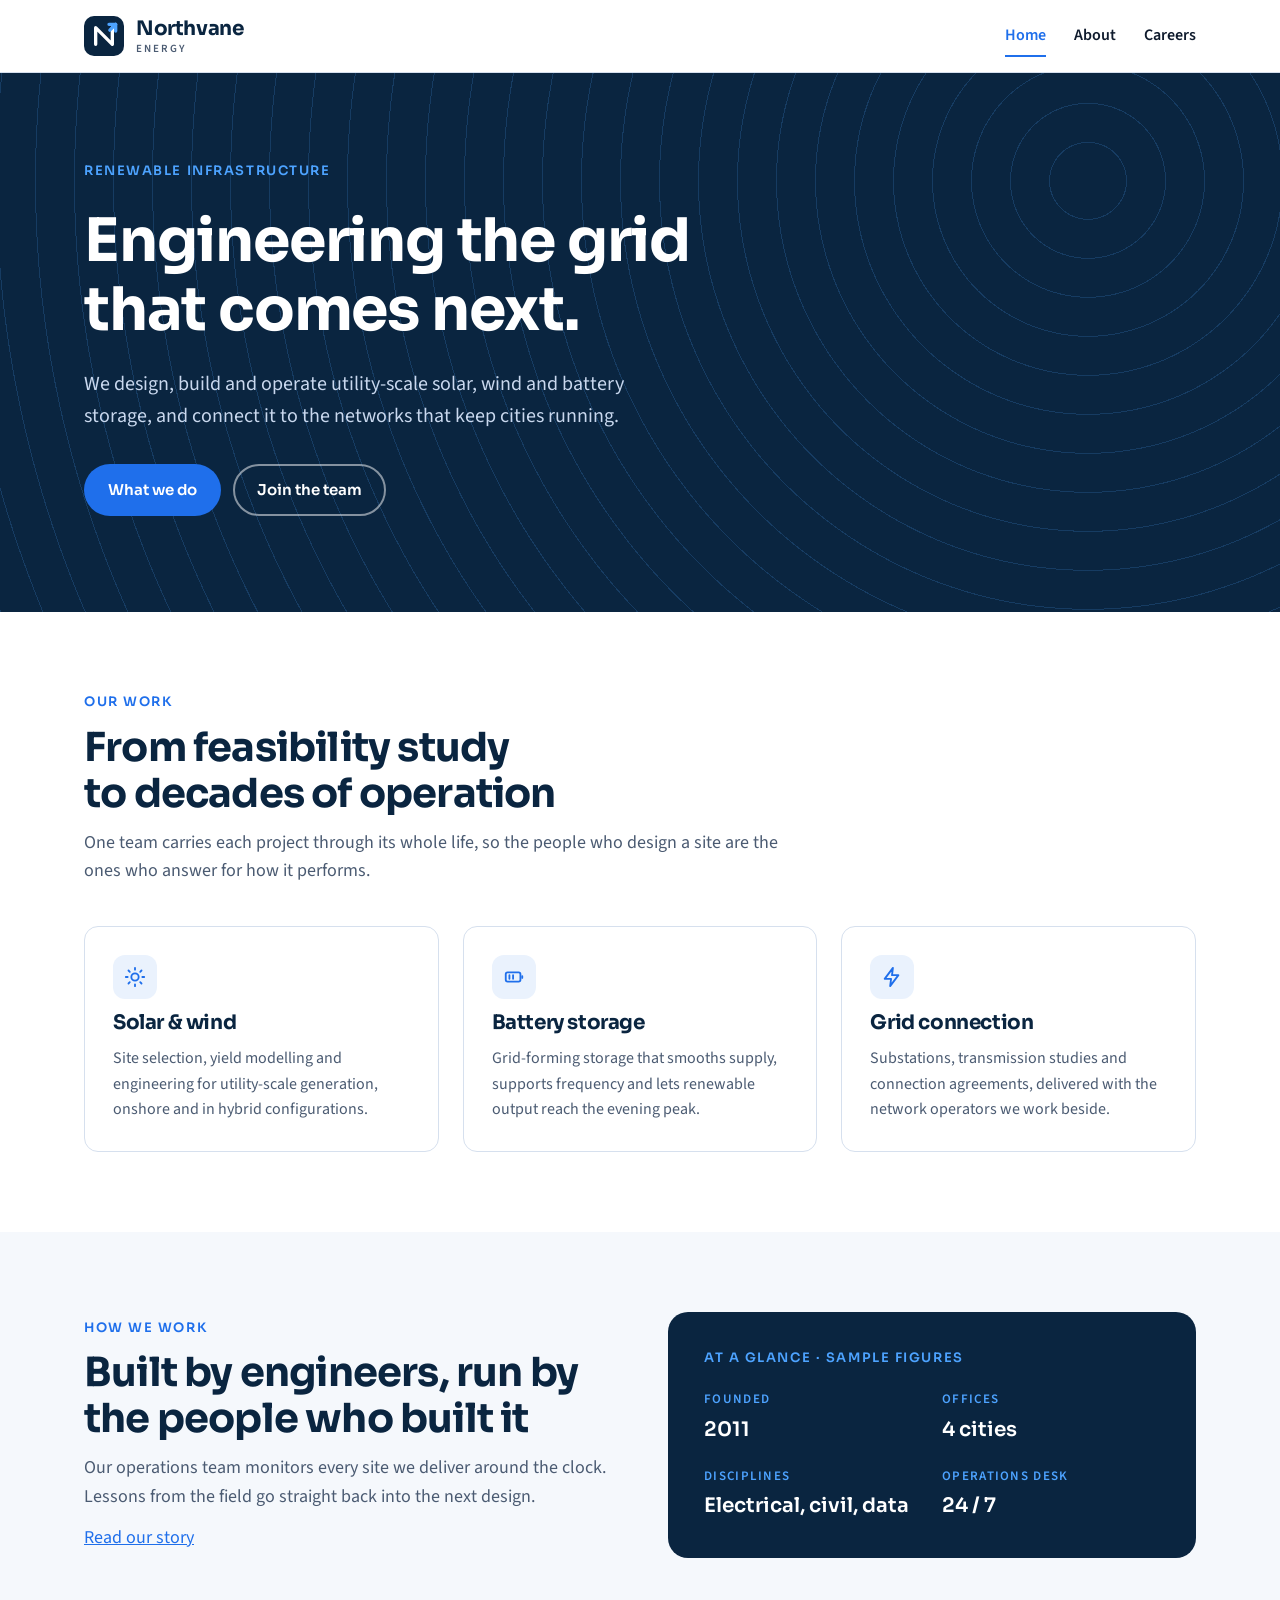
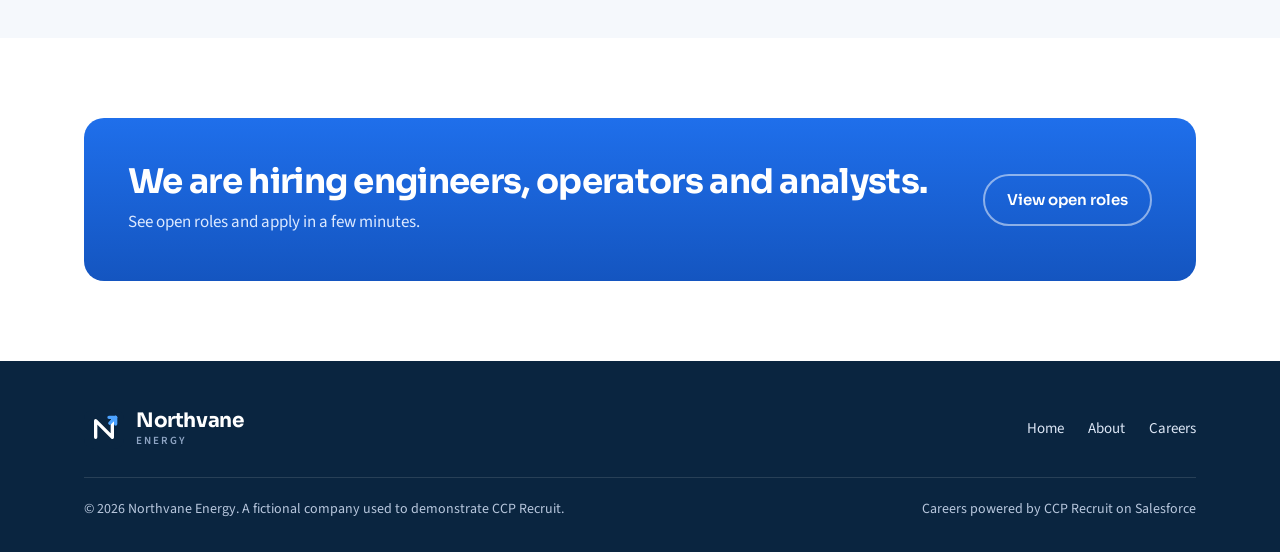
<file: index.html>
<!doctype html>
<html lang="en">
<head>
<meta charset="utf-8">
<meta name="viewport" content="width=device-width, initial-scale=1">
<title>Northvane Energy</title>
<meta name="description" content="Northvane Energy designs, builds and operates grid-scale solar, wind and battery storage.">
<link rel="icon" href="assets/logo.svg" type="image/svg+xml">
<link rel="preconnect" href="https://fonts.googleapis.com">
<link rel="preconnect" href="https://fonts.gstatic.com" crossorigin>
<link rel="stylesheet" href="https://fonts.googleapis.com/css2?family=Sora:wght@500;600;700&family=Source+Sans+3:wght@400;600&display=swap">
<link rel="stylesheet" href="assets/styles.css">
</head>
<body>

<header class="site-header">
  <div class="wrap">
    <a class="brand" href="index.html">
      <img src="assets/logo.svg" alt="">
      <span class="brand-name">Northvane<small>Energy</small></span>
    </a>
    <nav class="nav" aria-label="Main">
      <a href="index.html" aria-current="page" class="hide-sm">Home</a>
      <a href="about.html">About</a>
      <a href="careers.html">Careers</a>
    </nav>
  </div>
</header>

<main>
  <div class="hero">
    <div class="wrap">
      <span class="eyebrow">Renewable infrastructure</span>
      <h1>Engineering the grid that comes next.</h1>
      <p class="lead">We design, build and operate utility-scale solar, wind and battery storage, and connect it to the networks that keep cities running.</p>
      <div class="actions">
        <a class="btn btn-primary" href="about.html">What we do</a>
        <a class="btn btn-ghost" href="careers.html">Join the team</a>
      </div>
    </div>
  </div>

  <section>
    <div class="wrap">
      <div class="section-head">
        <span class="eyebrow">Our work</span>
        <h2>From feasibility study to decades of operation</h2>
        <p>One team carries each project through its whole life, so the people who design a site are the ones who answer for how it performs.</p>
      </div>
      <div class="grid-3">
        <article class="card">
          <div class="icon" aria-hidden="true">
            <svg viewBox="0 0 24 24" fill="none" stroke="currentColor" stroke-width="2" stroke-linecap="round" stroke-linejoin="round"><circle cx="12" cy="12" r="4"></circle><path d="M12 2v2M12 20v2M4.9 4.9l1.4 1.4M17.7 17.7l1.4 1.4M2 12h2M20 12h2M4.9 19.1l1.4-1.4M17.7 6.3l1.4-1.4"></path></svg>
          </div>
          <h3>Solar &amp; wind</h3>
          <p>Site selection, yield modelling and engineering for utility-scale generation, onshore and in hybrid configurations.</p>
        </article>
        <article class="card">
          <div class="icon" aria-hidden="true">
            <svg viewBox="0 0 24 24" fill="none" stroke="currentColor" stroke-width="2" stroke-linecap="round" stroke-linejoin="round"><rect x="3" y="7" width="16" height="10" rx="2"></rect><path d="M21 11v2M7 10v4M11 10v4"></path></svg>
          </div>
          <h3>Battery storage</h3>
          <p>Grid-forming storage that smooths supply, supports frequency and lets renewable output reach the evening peak.</p>
        </article>
        <article class="card">
          <div class="icon" aria-hidden="true">
            <svg viewBox="0 0 24 24" fill="none" stroke="currentColor" stroke-width="2" stroke-linecap="round" stroke-linejoin="round"><path d="M13 2L4 14h7l-1 8 9-12h-7l1-8z"></path></svg>
          </div>
          <h3>Grid connection</h3>
          <p>Substations, transmission studies and connection agreements, delivered with the network operators we work beside.</p>
        </article>
      </div>
    </div>
  </section>

  <section class="tint">
    <div class="wrap split">
      <div class="section-head" style="margin-bottom: 0">
        <span class="eyebrow">How we work</span>
        <h2>Built by engineers, run by the people who built it</h2>
        <p>Our operations team monitors every site we deliver around the clock. Lessons from the field go straight back into the next design.</p>
        <p><a href="about.html">Read our story</a></p>
      </div>
      <div class="panel" aria-label="Company at a glance (sample figures)">
        <span class="eyebrow" style="color: var(--sky)">At a glance · sample figures</span>
        <dl>
          <div><dt>Founded</dt><dd>2011</dd></div>
          <div><dt>Offices</dt><dd>4 cities</dd></div>
          <div><dt>Disciplines</dt><dd>Electrical, civil, data</dd></div>
          <div><dt>Operations desk</dt><dd>24 / 7</dd></div>
        </dl>
      </div>
    </div>
  </section>

  <section>
    <div class="wrap">
      <div class="cta-band">
        <div>
          <h2>We are hiring engineers, operators and analysts.</h2>
          <p>See open roles and apply in a few minutes.</p>
        </div>
        <a class="btn btn-ghost" href="careers.html">View open roles</a>
      </div>
    </div>
  </section>
</main>

<footer class="site-footer">
  <div class="wrap">
    <div class="footer-top">
      <a class="brand" href="index.html">
        <img src="assets/logo.svg" alt="">
        <span class="brand-name">Northvane<small>Energy</small></span>
      </a>
      <nav aria-label="Footer">
        <a href="index.html">Home</a>
        <a href="about.html">About</a>
        <a href="careers.html">Careers</a>
      </nav>
    </div>
    <div class="footer-bottom">
      <span>© 2026 Northvane Energy. A fictional company used to demonstrate CCP Recruit.</span>
      <span>Careers powered by CCP Recruit on Salesforce</span>
    </div>
  </div>
</footer>

</body>
</html>
</file>
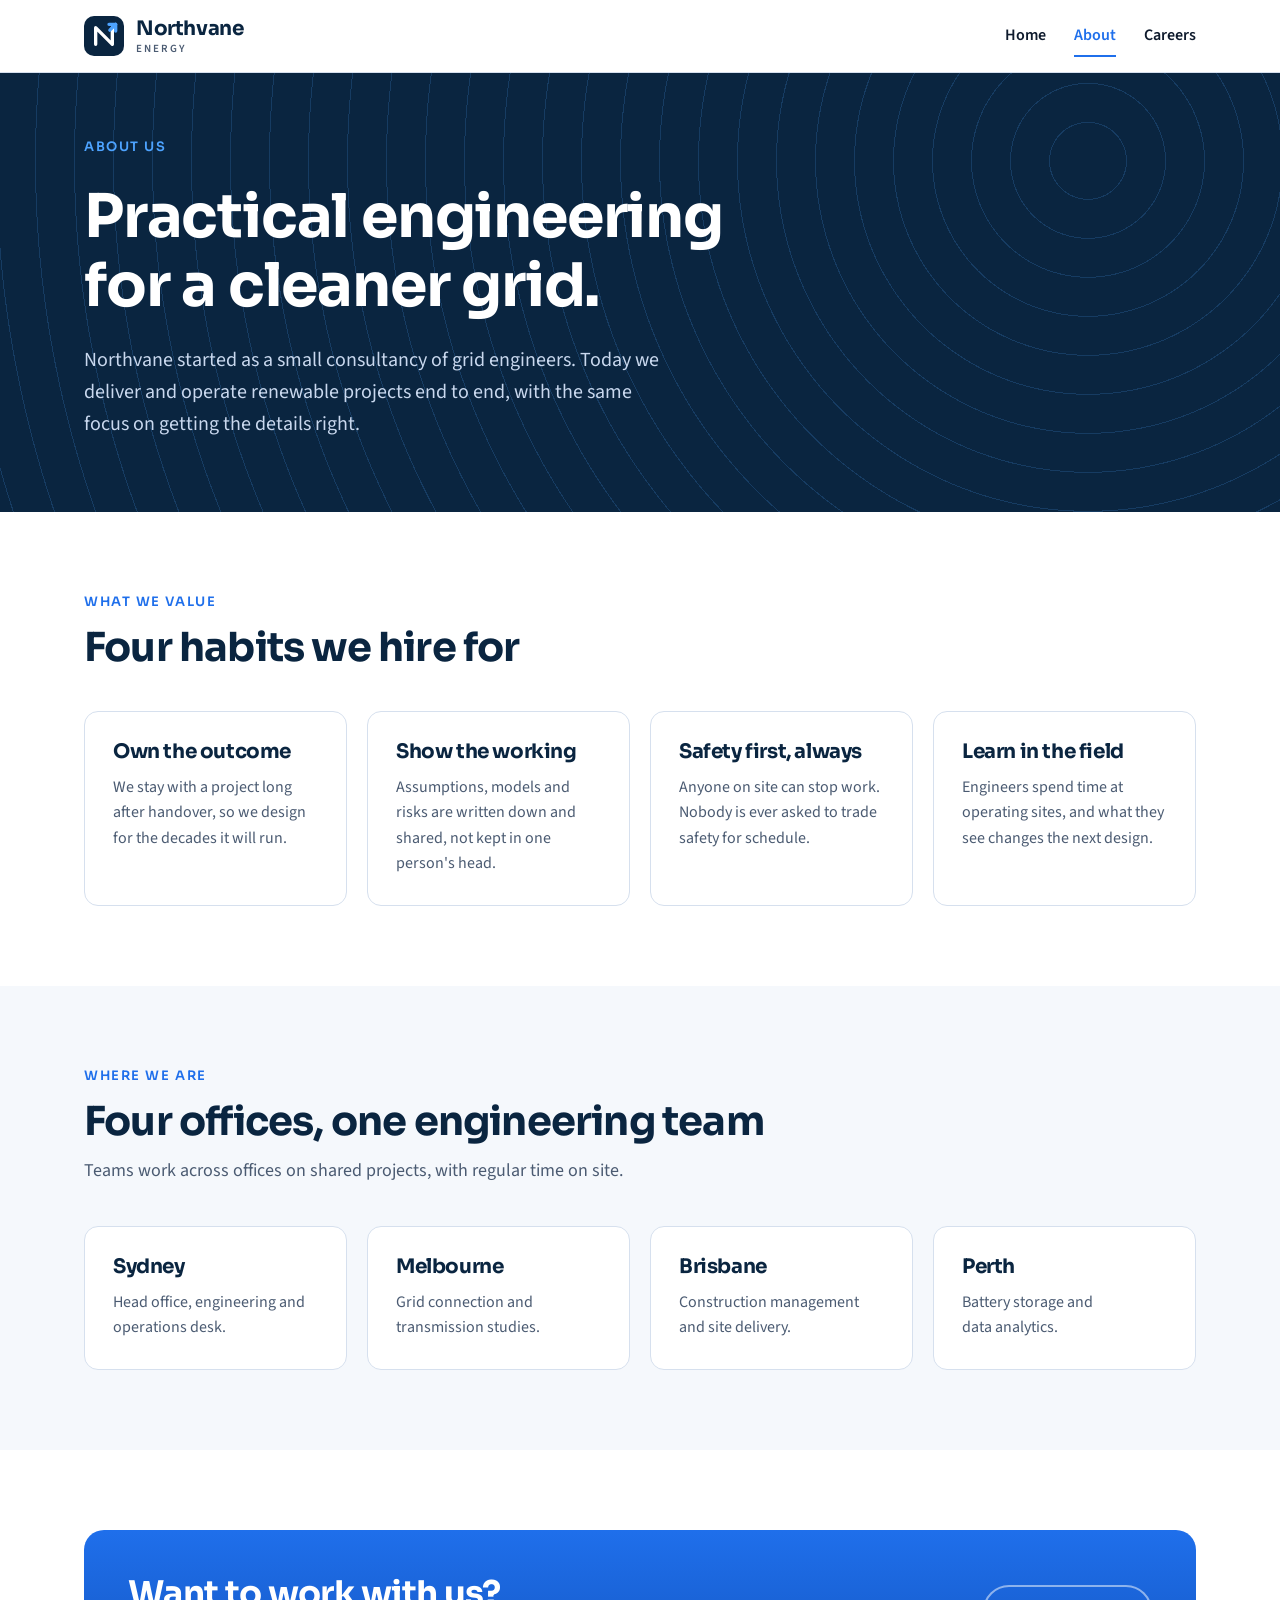
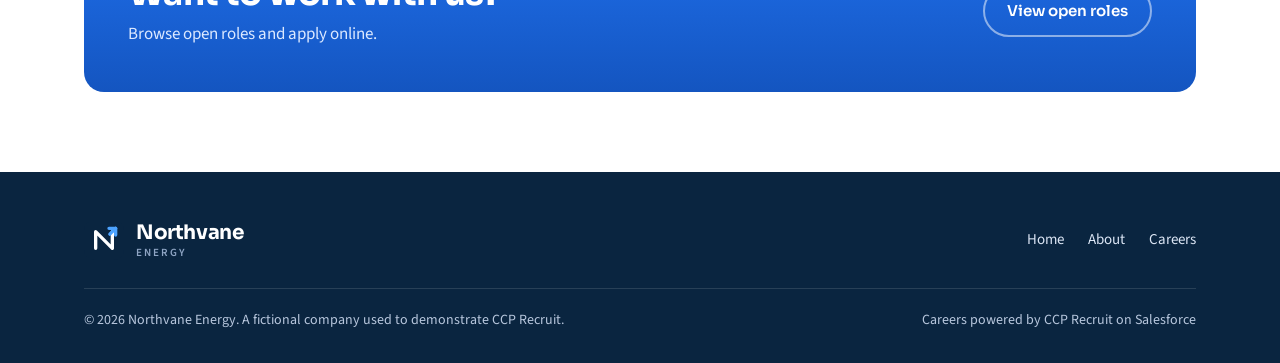
<file: about.html>
<!doctype html>
<html lang="en">
<head>
<meta charset="utf-8">
<meta name="viewport" content="width=device-width, initial-scale=1">
<title>About · Northvane Energy</title>
<meta name="description" content="Who we are and how we work at Northvane Energy.">
<link rel="icon" href="assets/logo.svg" type="image/svg+xml">
<link rel="preconnect" href="https://fonts.googleapis.com">
<link rel="preconnect" href="https://fonts.gstatic.com" crossorigin>
<link rel="stylesheet" href="https://fonts.googleapis.com/css2?family=Sora:wght@500;600;700&family=Source+Sans+3:wght@400;600&display=swap">
<link rel="stylesheet" href="assets/styles.css">
</head>
<body>

<header class="site-header">
  <div class="wrap">
    <a class="brand" href="index.html">
      <img src="assets/logo.svg" alt="">
      <span class="brand-name">Northvane<small>Energy</small></span>
    </a>
    <nav class="nav" aria-label="Main">
      <a href="index.html" class="hide-sm">Home</a>
      <a href="about.html" aria-current="page">About</a>
      <a href="careers.html">Careers</a>
    </nav>
  </div>
</header>

<main>
  <div class="hero compact">
    <div class="wrap">
      <span class="eyebrow">About us</span>
      <h1>Practical engineering for a cleaner grid.</h1>
      <p class="lead">Northvane started as a small consultancy of grid engineers. Today we deliver and operate renewable projects end to end, with the same focus on getting the details right.</p>
    </div>
  </div>

  <section>
    <div class="wrap">
      <div class="section-head">
        <span class="eyebrow">What we value</span>
        <h2>Four habits we hire for</h2>
      </div>
      <div class="grid-4">
        <article class="card">
          <h3>Own the outcome</h3>
          <p>We stay with a project long after handover, so we design for the decades it will run.</p>
        </article>
        <article class="card">
          <h3>Show the working</h3>
          <p>Assumptions, models and risks are written down and shared, not kept in one person's head.</p>
        </article>
        <article class="card">
          <h3>Safety first, always</h3>
          <p>Anyone on site can stop work. Nobody is ever asked to trade safety for schedule.</p>
        </article>
        <article class="card">
          <h3>Learn in the field</h3>
          <p>Engineers spend time at operating sites, and what they see changes the next design.</p>
        </article>
      </div>
    </div>
  </section>

  <section class="tint">
    <div class="wrap">
      <div class="section-head">
        <span class="eyebrow">Where we are</span>
        <h2>Four offices, one engineering team</h2>
        <p>Teams work across offices on shared projects, with regular time on site.</p>
      </div>
      <div class="grid-4">
        <article class="card"><h3>Sydney</h3><p>Head office, engineering and operations desk.</p></article>
        <article class="card"><h3>Melbourne</h3><p>Grid connection and transmission studies.</p></article>
        <article class="card"><h3>Brisbane</h3><p>Construction management and site delivery.</p></article>
        <article class="card"><h3>Perth</h3><p>Battery storage and data analytics.</p></article>
      </div>
    </div>
  </section>

  <section>
    <div class="wrap">
      <div class="cta-band">
        <div>
          <h2>Want to work with us?</h2>
          <p>Browse open roles and apply online.</p>
        </div>
        <a class="btn btn-ghost" href="careers.html">View open roles</a>
      </div>
    </div>
  </section>
</main>

<footer class="site-footer">
  <div class="wrap">
    <div class="footer-top">
      <a class="brand" href="index.html">
        <img src="assets/logo.svg" alt="">
        <span class="brand-name">Northvane<small>Energy</small></span>
      </a>
      <nav aria-label="Footer">
        <a href="index.html">Home</a>
        <a href="about.html">About</a>
        <a href="careers.html">Careers</a>
      </nav>
    </div>
    <div class="footer-bottom">
      <span>© 2026 Northvane Energy. A fictional company used to demonstrate CCP Recruit.</span>
      <span>Careers powered by CCP Recruit on Salesforce</span>
    </div>
  </div>
</footer>

</body>
</html>
</file>
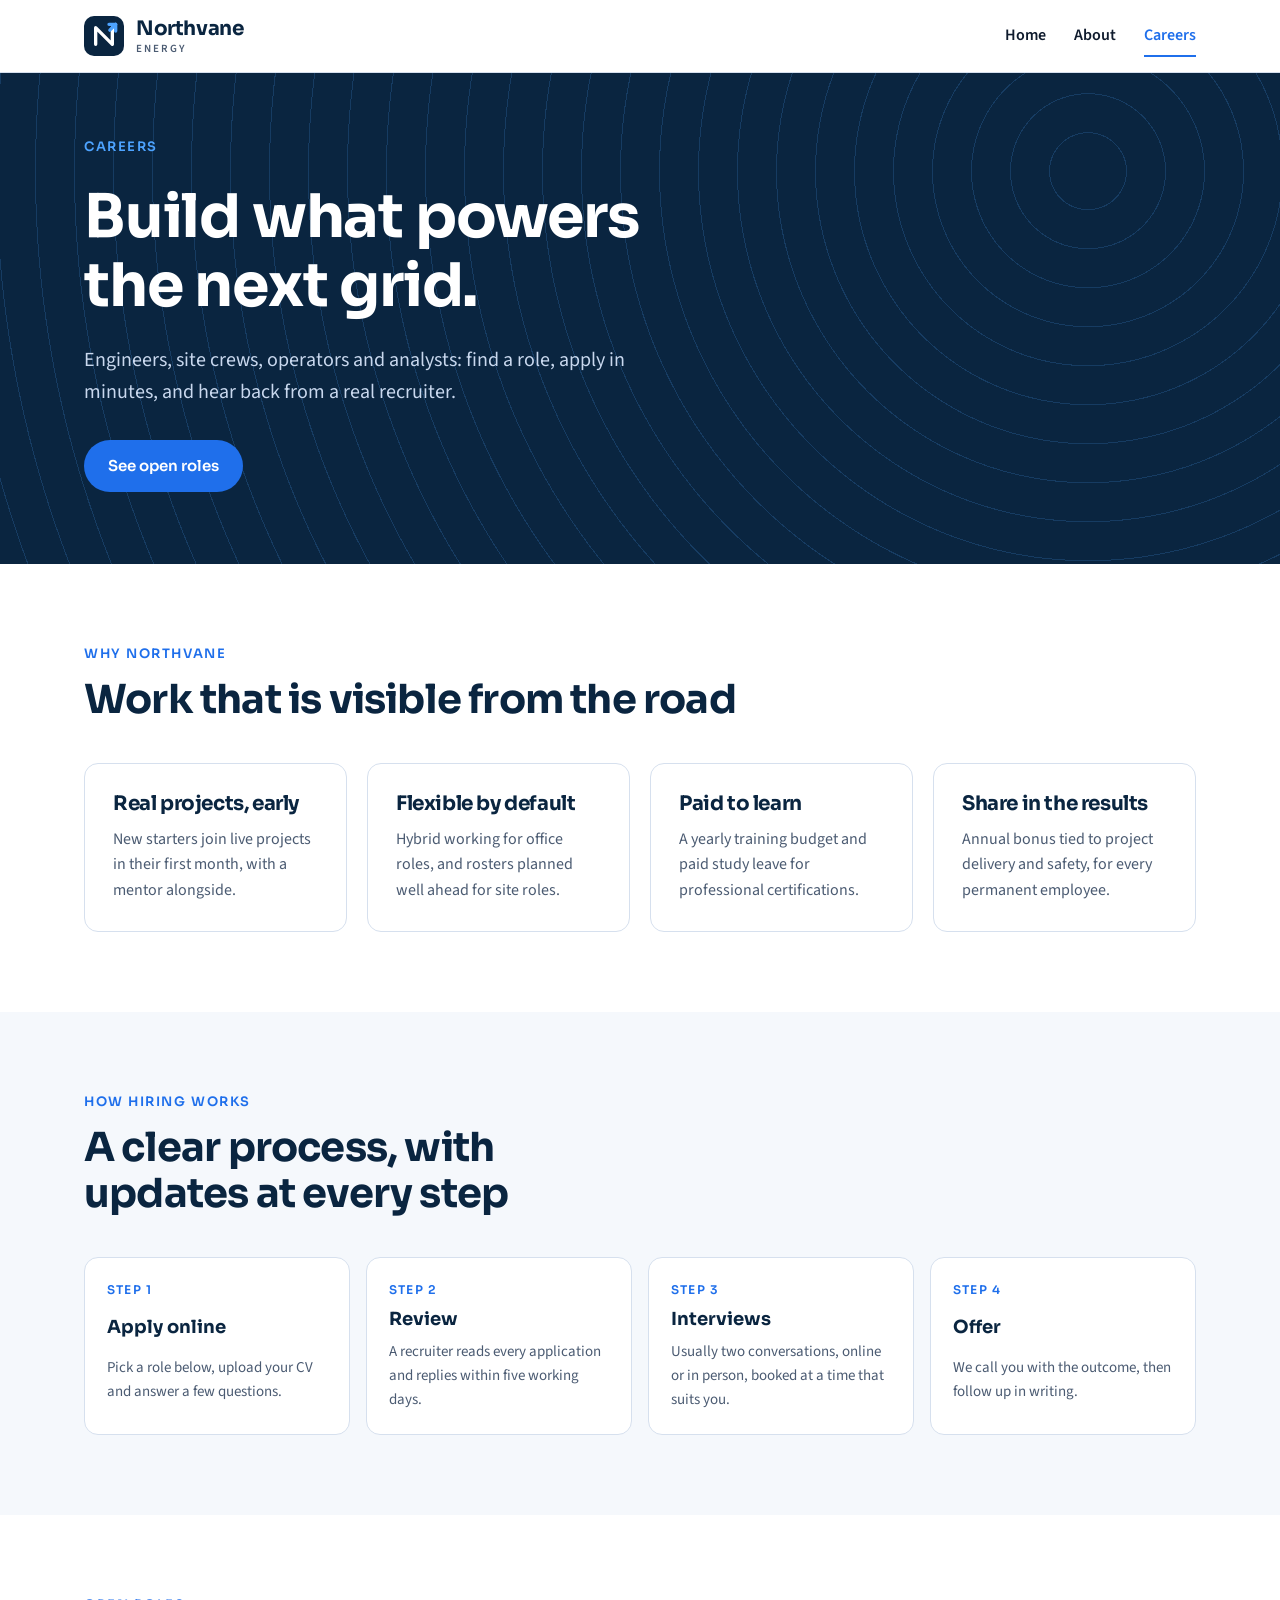
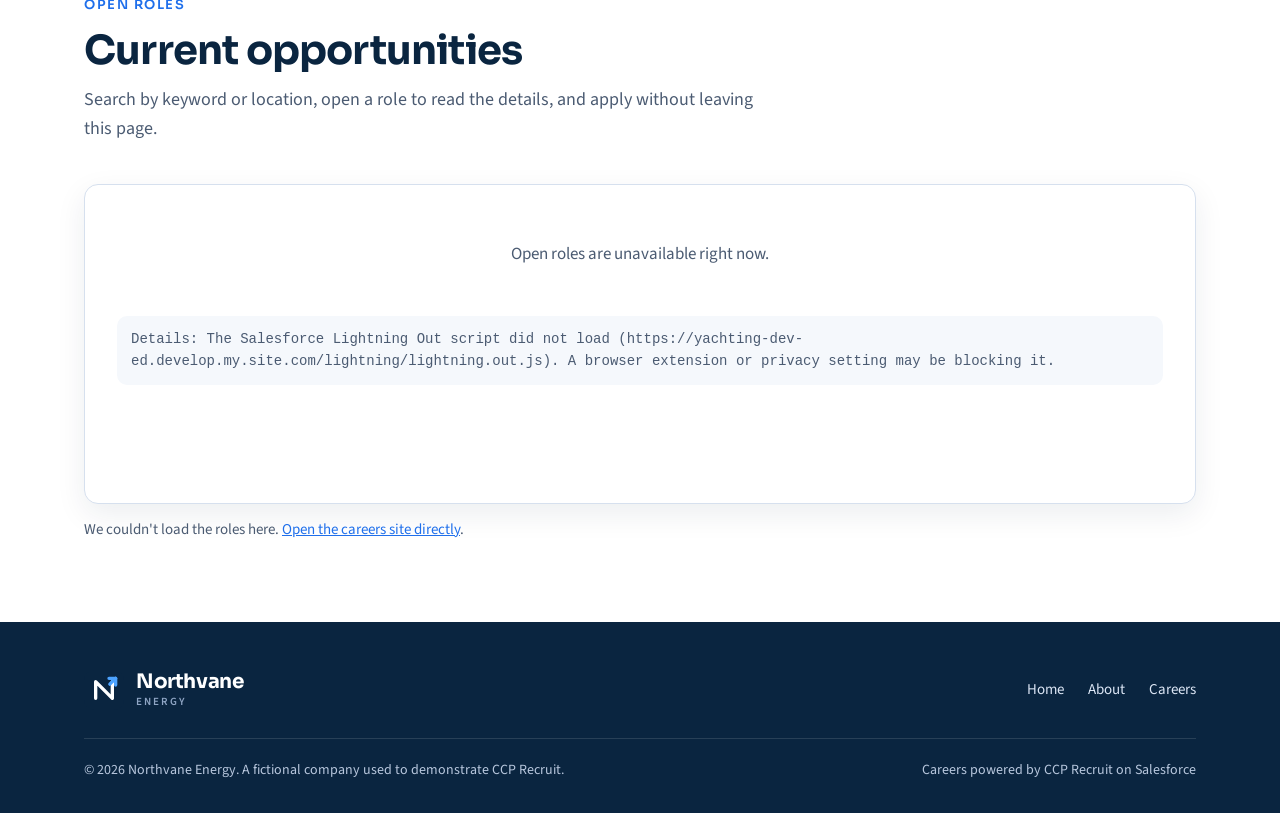
<file: careers.html>
<!doctype html>
<html lang="en">
<head>
<meta charset="utf-8">
<meta name="viewport" content="width=device-width, initial-scale=1">
<title>Careers · Northvane Energy</title>
<meta name="description" content="Open roles at Northvane Energy. Search jobs and apply online.">
<link rel="icon" href="assets/logo.svg" type="image/svg+xml">
<link rel="preconnect" href="https://fonts.googleapis.com">
<link rel="preconnect" href="https://fonts.gstatic.com" crossorigin>
<link rel="stylesheet" href="https://fonts.googleapis.com/css2?family=Sora:wght@500;600;700&family=Source+Sans+3:wght@400;600&display=swap">
<link rel="stylesheet" href="assets/styles.css">
</head>
<body>

<header class="site-header">
  <div class="wrap">
    <a class="brand" href="index.html">
      <img src="assets/logo.svg" alt="">
      <span class="brand-name">Northvane<small>Energy</small></span>
    </a>
    <nav class="nav" aria-label="Main">
      <a href="index.html" class="hide-sm">Home</a>
      <a href="about.html">About</a>
      <a href="careers.html" aria-current="page">Careers</a>
    </nav>
  </div>
</header>

<main>
  <div class="hero compact">
    <div class="wrap">
      <span class="eyebrow">Careers</span>
      <h1>Build what powers the next grid.</h1>
      <p class="lead">Engineers, site crews, operators and analysts: find a role, apply in minutes, and hear back from a real recruiter.</p>
      <div class="actions">
        <a class="btn btn-primary" href="#open-roles">See open roles</a>
      </div>
    </div>
  </div>

  <section>
    <div class="wrap">
      <div class="section-head">
        <span class="eyebrow">Why Northvane</span>
        <h2>Work that is visible from the road</h2>
      </div>
      <div class="grid-4">
        <article class="card">
          <h3>Real projects, early</h3>
          <p>New starters join live projects in their first month, with a mentor alongside.</p>
        </article>
        <article class="card">
          <h3>Flexible by default</h3>
          <p>Hybrid working for office roles, and rosters planned well ahead for site roles.</p>
        </article>
        <article class="card">
          <h3>Paid to learn</h3>
          <p>A yearly training budget and paid study leave for professional certifications.</p>
        </article>
        <article class="card">
          <h3>Share in the results</h3>
          <p>Annual bonus tied to project delivery and safety, for every permanent employee.</p>
        </article>
      </div>
    </div>
  </section>

  <section class="tint">
    <div class="wrap">
      <div class="section-head">
        <span class="eyebrow">How hiring works</span>
        <h2>A clear process, with updates at every step</h2>
      </div>
      <ol class="steps">
        <li><strong>Apply online</strong><span>Pick a role below, upload your CV and answer a few questions.</span></li>
        <li><strong>Review</strong><span>A recruiter reads every application and replies within five working days.</span></li>
        <li><strong>Interviews</strong><span>Usually two conversations, online or in person, booked at a time that suits you.</span></li>
        <li><strong>Offer</strong><span>We call you with the outcome, then follow up in writing.</span></li>
      </ol>
    </div>
  </section>

  <section id="open-roles">
    <div class="wrap">
      <div class="section-head">
        <span class="eyebrow">Open roles</span>
        <h2>Current opportunities</h2>
        <p>Search by keyword or location, open a role to read the details, and apply without leaving this page.</p>
      </div>

      <!--
        The job board and application form are the CCP Recruit "atsJobBoard" component,
        placed directly on this page with Salesforce Lightning Out (no iframe). It runs as
        the Experience Cloud site's guest user; this website's origin must be in the org's
        CORS allowlist, and its domain in the reCAPTCHA key's allowed domains.
      -->
      <div class="job-board" id="job-board" aria-live="polite">
        <p class="job-board-status" id="job-board-status">Loading open roles…</p>
      </div>
      <p class="frame-note" id="job-board-fallback" hidden>We couldn't load the roles here. <a href="https://yachting-dev-ed.develop.my.site.com/s/" target="_blank" rel="noopener">Open the careers site directly</a>.</p>
    </div>
  </section>
</main>

<footer class="site-footer">
  <div class="wrap">
    <div class="footer-top">
      <a class="brand" href="index.html">
        <img src="assets/logo.svg" alt="">
        <span class="brand-name">Northvane<small>Energy</small></span>
      </a>
      <nav aria-label="Footer">
        <a href="index.html">Home</a>
        <a href="about.html">About</a>
        <a href="careers.html">Careers</a>
      </nav>
    </div>
    <div class="footer-bottom">
      <span>© 2026 Northvane Energy. A fictional company used to demonstrate CCP Recruit.</span>
      <span>Careers powered by CCP Recruit on Salesforce</span>
    </div>
  </div>
</footer>

<!-- reCAPTCHA v3: the job board asks this page for a token through the bridge below. -->
<script src="https://www.google.com/recaptcha/api.js?render=6LcKWQMtAAAAAKmCaWG7DLV4EKO5FR60xcyX3JgF" async defer></script>
<script src="assets/recaptcha-bridge.js"></script>

<!-- Salesforce Lightning Out, served by the CCP Recruit Experience Cloud site. -->
<script src="https://yachting-dev-ed.develop.my.site.com/lightning/lightning.out.js"></script>
<script src="assets/job-board.js"></script>
</body>
</html>
</file>
<file: assets/styles.css>
/* Northvane Energy — prototype website. Blue scheme, Sora (display) + Source Sans 3 (body). */
:root {
  --navy: #0A2540;
  --blue: #1F6FEB;
  --blue-deep: #1455C0;
  --sky: #4DA3FF;
  --mist: #EAF2FD;
  --surface: #F5F8FC;
  --ink: #0F1B2D;
  --slate: #4B5B72;
  --line: #D6E0EE;
  --white: #FFFFFF;
  --radius: 14px;
  --display: "Sora", "Segoe UI", system-ui, sans-serif;
  --body: "Source Sans 3", "Segoe UI", system-ui, sans-serif;
}

* { box-sizing: border-box; }
html { scroll-behavior: smooth; }
body { margin: 0; font-family: var(--body); font-size: 17px; line-height: 1.6; color: var(--ink); background: var(--white); }
img { max-width: 100%; display: block; }
a { color: var(--blue); }
a:hover { color: var(--blue-deep); }
:focus-visible { outline: 3px solid var(--sky); outline-offset: 2px; border-radius: 4px; }
h1, h2, h3 { font-family: var(--display); line-height: 1.15; margin: 0; text-wrap: balance; letter-spacing: -0.02em; }
p { margin: 0; text-wrap: pretty; }

.wrap { width: 100%; max-width: 1160px; margin-inline: auto; padding-inline: 24px; }
.eyebrow { font-family: var(--display); font-size: 13px; font-weight: 600; letter-spacing: 0.12em; text-transform: uppercase; color: var(--blue); }

/* ── Header ─────────────────────────────────────────────── */
.site-header { position: sticky; top: 0; z-index: 10; background: rgba(255, 255, 255, 0.94); backdrop-filter: blur(8px); border-bottom: 1px solid var(--line); }
.site-header .wrap { display: flex; align-items: center; justify-content: space-between; gap: 24px; min-height: 72px; }
.brand { display: flex; align-items: center; gap: 12px; text-decoration: none; color: var(--navy); }
.brand img { width: 40px; height: 40px; }
.brand-name { font-family: var(--display); font-weight: 700; font-size: 20px; letter-spacing: -0.02em; line-height: 1; }
.brand-name small { display: block; font-family: var(--body); font-weight: 600; font-size: 11px; letter-spacing: 0.18em; text-transform: uppercase; color: var(--slate); margin-top: 4px; }
.nav { display: flex; align-items: center; gap: 28px; }
.nav a { color: var(--ink); text-decoration: none; font-weight: 600; font-size: 16px; padding-block: 8px; }
.nav a[aria-current="page"] { color: var(--blue); box-shadow: inset 0 -2px 0 var(--blue); }
.nav a:hover { color: var(--blue); }

.btn { display: inline-flex; align-items: center; gap: 8px; font-family: var(--display); font-weight: 600; font-size: 15px; text-decoration: none; border-radius: 999px; padding: 12px 22px; border: 2px solid transparent; transition: background-color 0.15s, color 0.15s; }
.btn-primary { background: var(--blue); color: var(--white); }
.btn-primary:hover { background: var(--blue-deep); color: var(--white); }
.btn-ghost { border-color: rgba(255, 255, 255, 0.5); color: var(--white); }
.btn-ghost:hover { background: rgba(255, 255, 255, 0.12); color: var(--white); }
.btn-outline { border-color: var(--blue); color: var(--blue); }
.btn-outline:hover { background: var(--mist); }

/* ── Hero ───────────────────────────────────────────────── */
.hero { background: var(--navy); color: var(--white); position: relative; overflow: hidden; }
.hero::after { /* contour lines: a nod to grid and terrain maps */
  content: ""; position: absolute; inset: 0; pointer-events: none; opacity: 0.18;
  background: repeating-radial-gradient(circle at 85% 20%, transparent 0 38px, var(--sky) 38px 39px);
}
.hero .wrap { position: relative; z-index: 1; padding-block: 88px 96px; display: grid; gap: 24px; max-width: 1160px; }
.hero .eyebrow { color: var(--sky); }
.hero h1 { font-size: clamp(36px, 5.2vw, 60px); max-width: 16ch; }
.hero p.lead { font-size: 20px; color: #C9D8EE; max-width: 58ch; }
.hero .actions { display: flex; flex-wrap: wrap; gap: 12px; margin-top: 8px; }
.hero.compact .wrap { padding-block: 64px 72px; }

/* ── Sections ───────────────────────────────────────────── */
section { padding-block: 80px; }
section.tint { background: var(--surface); }
.section-head { display: grid; gap: 12px; max-width: 720px; margin-bottom: 40px; }
.section-head h2 { font-size: clamp(28px, 3.4vw, 40px); color: var(--navy); }
.section-head p { color: var(--slate); font-size: 18px; }

.grid-3 { display: grid; grid-template-columns: repeat(3, minmax(0, 1fr)); gap: 24px; }
.grid-4 { display: grid; grid-template-columns: repeat(4, minmax(0, 1fr)); gap: 20px; }
.card { background: var(--white); border: 1px solid var(--line); border-radius: var(--radius); padding: 28px; display: grid; gap: 12px; align-content: start; }
.card h3 { font-size: 20px; color: var(--navy); }
.card p { color: var(--slate); font-size: 16px; }
.icon { width: 44px; height: 44px; border-radius: 12px; background: var(--mist); color: var(--blue); display: grid; place-items: center; }
.icon svg { width: 22px; height: 22px; }

.split { display: grid; grid-template-columns: repeat(2, minmax(0, 1fr)); gap: 56px; align-items: center; }
.panel { background: var(--navy); color: var(--white); border-radius: 20px; padding: 36px; display: grid; gap: 20px; }
.panel dl { display: grid; grid-template-columns: repeat(2, minmax(0, 1fr)); gap: 20px; margin: 0; }
.panel dt { font-size: 13px; letter-spacing: 0.1em; text-transform: uppercase; color: var(--sky); font-weight: 600; }
.panel dd { margin: 4px 0 0; font-family: var(--display); font-size: 20px; font-weight: 600; }

.cta-band { background: linear-gradient(0deg, var(--blue-deep), var(--blue)); color: var(--white); border-radius: 20px; padding: 44px; display: flex; flex-wrap: wrap; align-items: center; justify-content: space-between; gap: 24px; }
.cta-band h2 { font-size: clamp(24px, 3vw, 34px); }
.cta-band p { color: #DCE9FF; margin-top: 8px; }

/* ── Careers ────────────────────────────────────────────── */
.steps { list-style: none; margin: 0; padding: 0; display: grid; grid-template-columns: repeat(4, minmax(0, 1fr)); gap: 16px; counter-reset: step; }
.steps li { counter-increment: step; background: var(--white); border: 1px solid var(--line); border-radius: var(--radius); padding: 22px; display: grid; gap: 6px; }
.steps li::before { content: "Step " counter(step); font-family: var(--display); font-size: 12px; font-weight: 600; letter-spacing: 0.1em; text-transform: uppercase; color: var(--blue); }
.steps strong { font-family: var(--display); color: var(--navy); font-size: 18px; }
.steps span { color: var(--slate); font-size: 15px; }

.job-board { min-height: 320px; border: 1px solid var(--line); border-radius: var(--radius); background: var(--white); padding: 8px; box-shadow: 0 10px 30px rgba(10, 37, 64, 0.08); }
.job-board-status { padding: 48px 24px; text-align: center; color: var(--slate); font-size: 17px; }
.frame-note { margin-top: 14px; font-size: 15px; color: var(--slate); }

/* ── Footer ─────────────────────────────────────────────── */
.site-footer { background: var(--navy); color: #B8C7DD; padding-block: 48px 32px; font-size: 15px; }
.site-footer .wrap { display: grid; gap: 28px; }
.footer-top { display: flex; flex-wrap: wrap; justify-content: space-between; gap: 24px; align-items: center; }
.site-footer .brand { color: var(--white); }
.site-footer .brand-name small { color: #8FA5C4; }
.site-footer nav { display: flex; flex-wrap: wrap; gap: 24px; }
.site-footer a { color: #DCE6F5; text-decoration: none; }
.site-footer a:hover { color: var(--white); text-decoration: underline; }
.footer-bottom { border-top: 1px solid rgba(255, 255, 255, 0.12); padding-top: 20px; display: flex; flex-wrap: wrap; justify-content: space-between; gap: 12px; font-size: 14px; }

/* ── Small screens ──────────────────────────────────────── */
@media (max-width: 900px) {
  .grid-3, .grid-4, .steps { grid-template-columns: repeat(2, minmax(0, 1fr)); }
  .split { grid-template-columns: minmax(0, 1fr); gap: 32px; }
}
@media (max-width: 640px) {
  body { font-size: 16px; }
  .nav { gap: 16px; }
  .nav a.hide-sm { display: none; }
  .grid-3, .grid-4, .steps, .panel dl { grid-template-columns: minmax(0, 1fr); }
  section { padding-block: 56px; }
  .hero .wrap { padding-block: 56px 64px; }
  .cta-band, .panel { padding: 28px; }
}
@media (prefers-reduced-motion: reduce) {
  html { scroll-behavior: auto; }
  .btn { transition: none; }
}
.job-board-error { margin: 0 24px 24px; padding: 12px 14px; border-radius: 10px; background: var(--surface); color: var(--slate); font-size: 14px; font-family: ui-monospace, Consolas, monospace; overflow-wrap: anywhere; }
</file>
